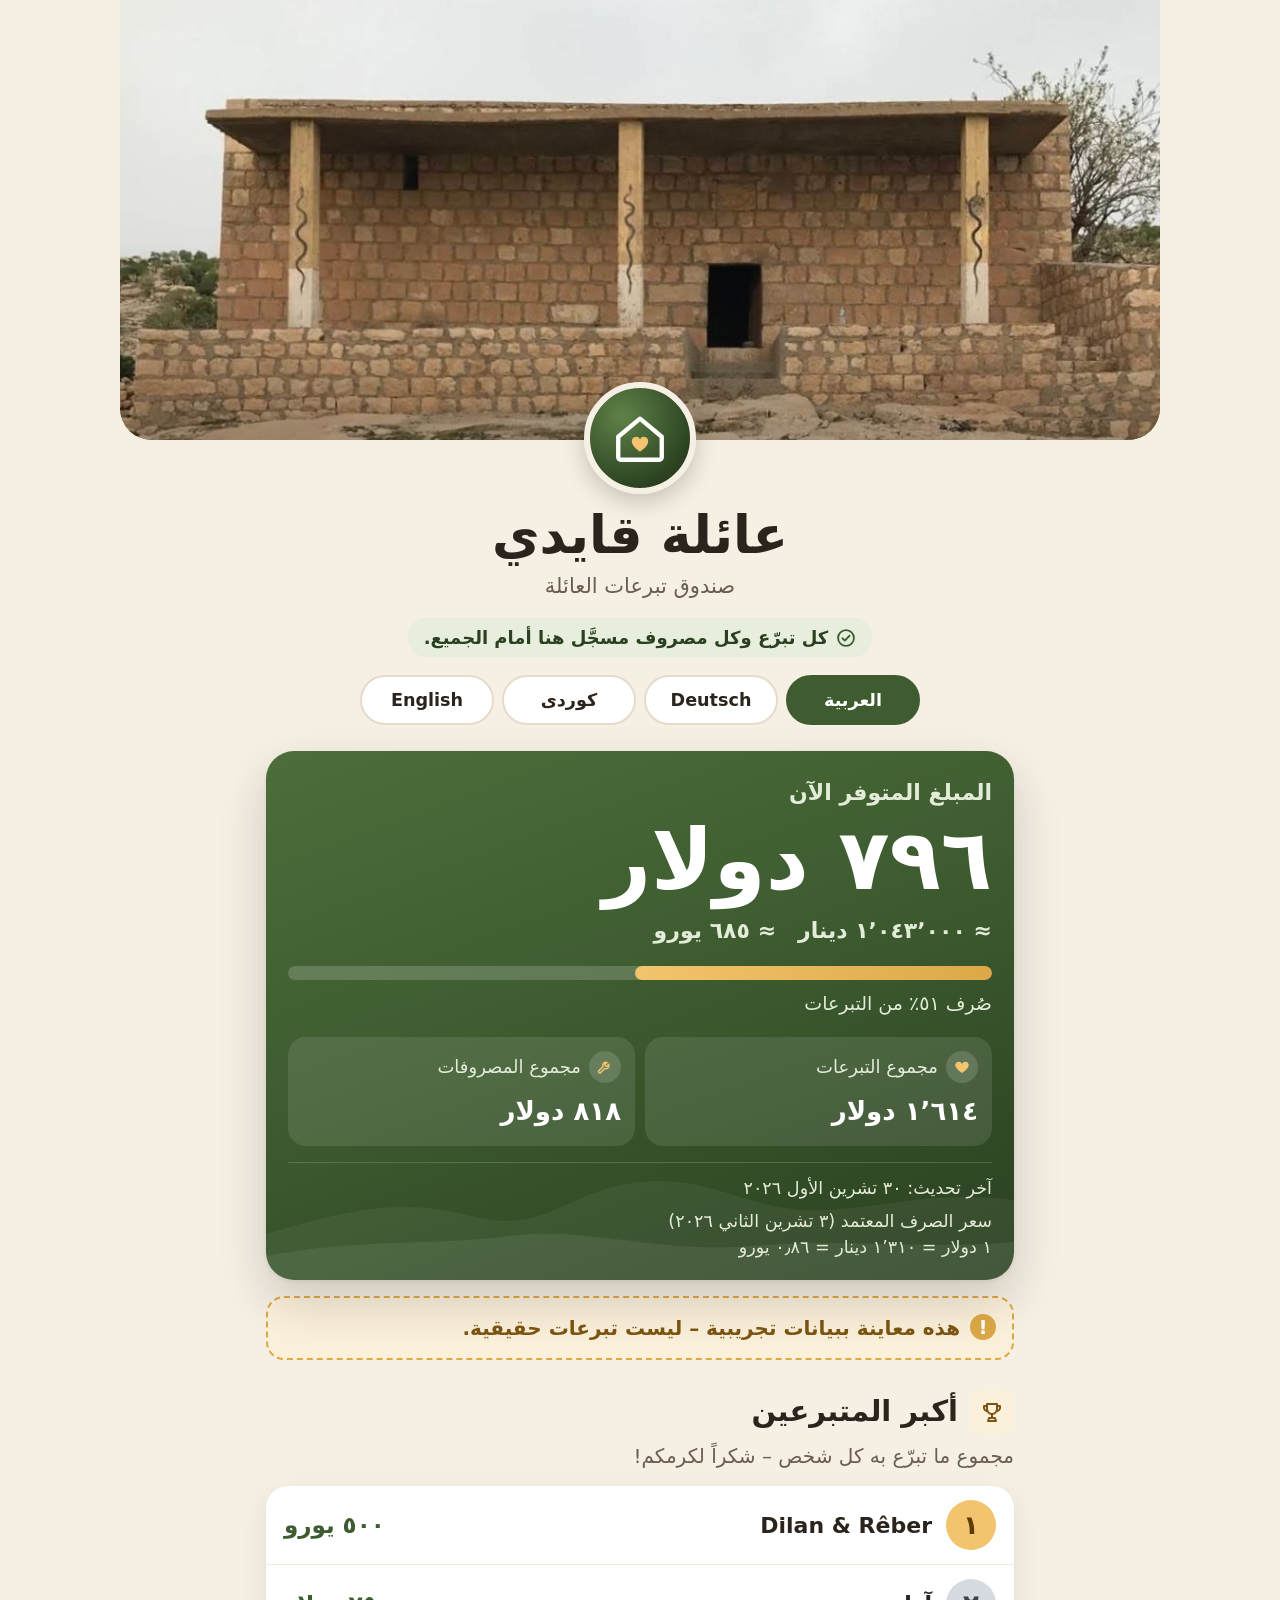
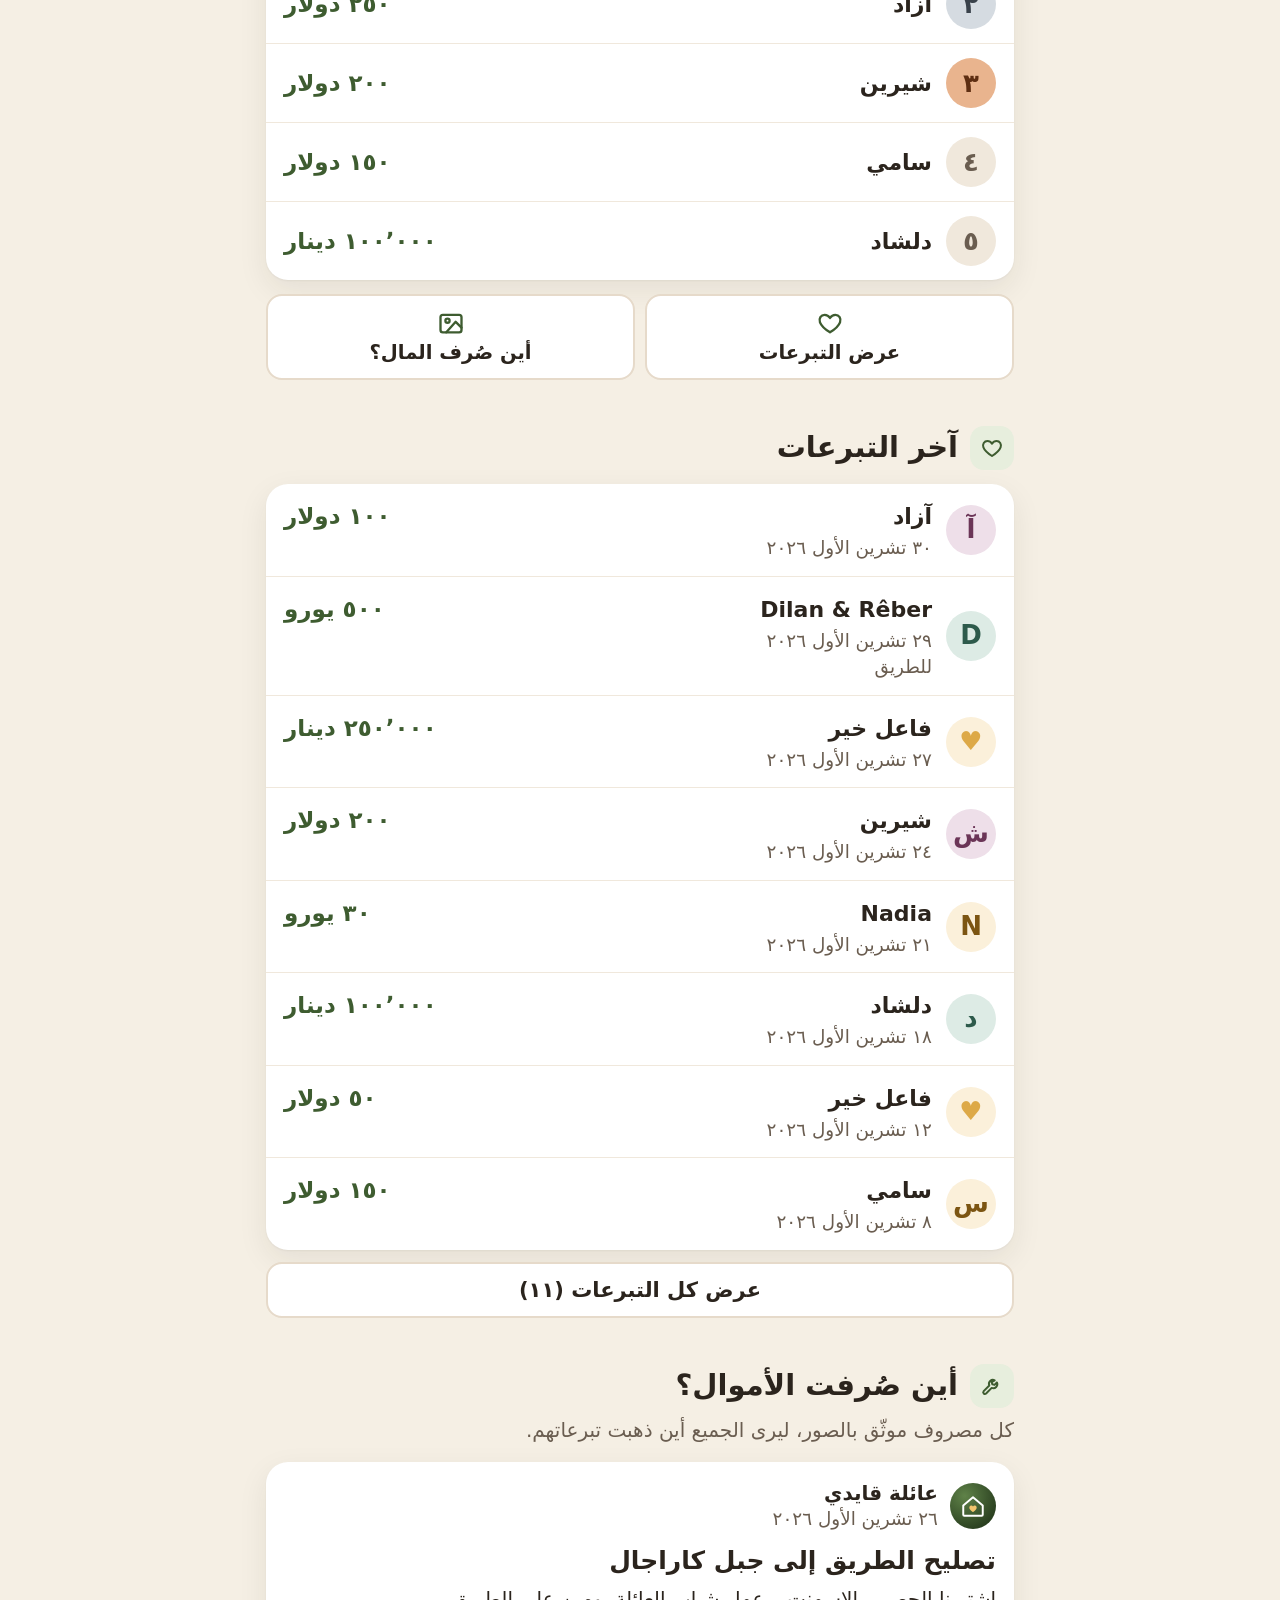
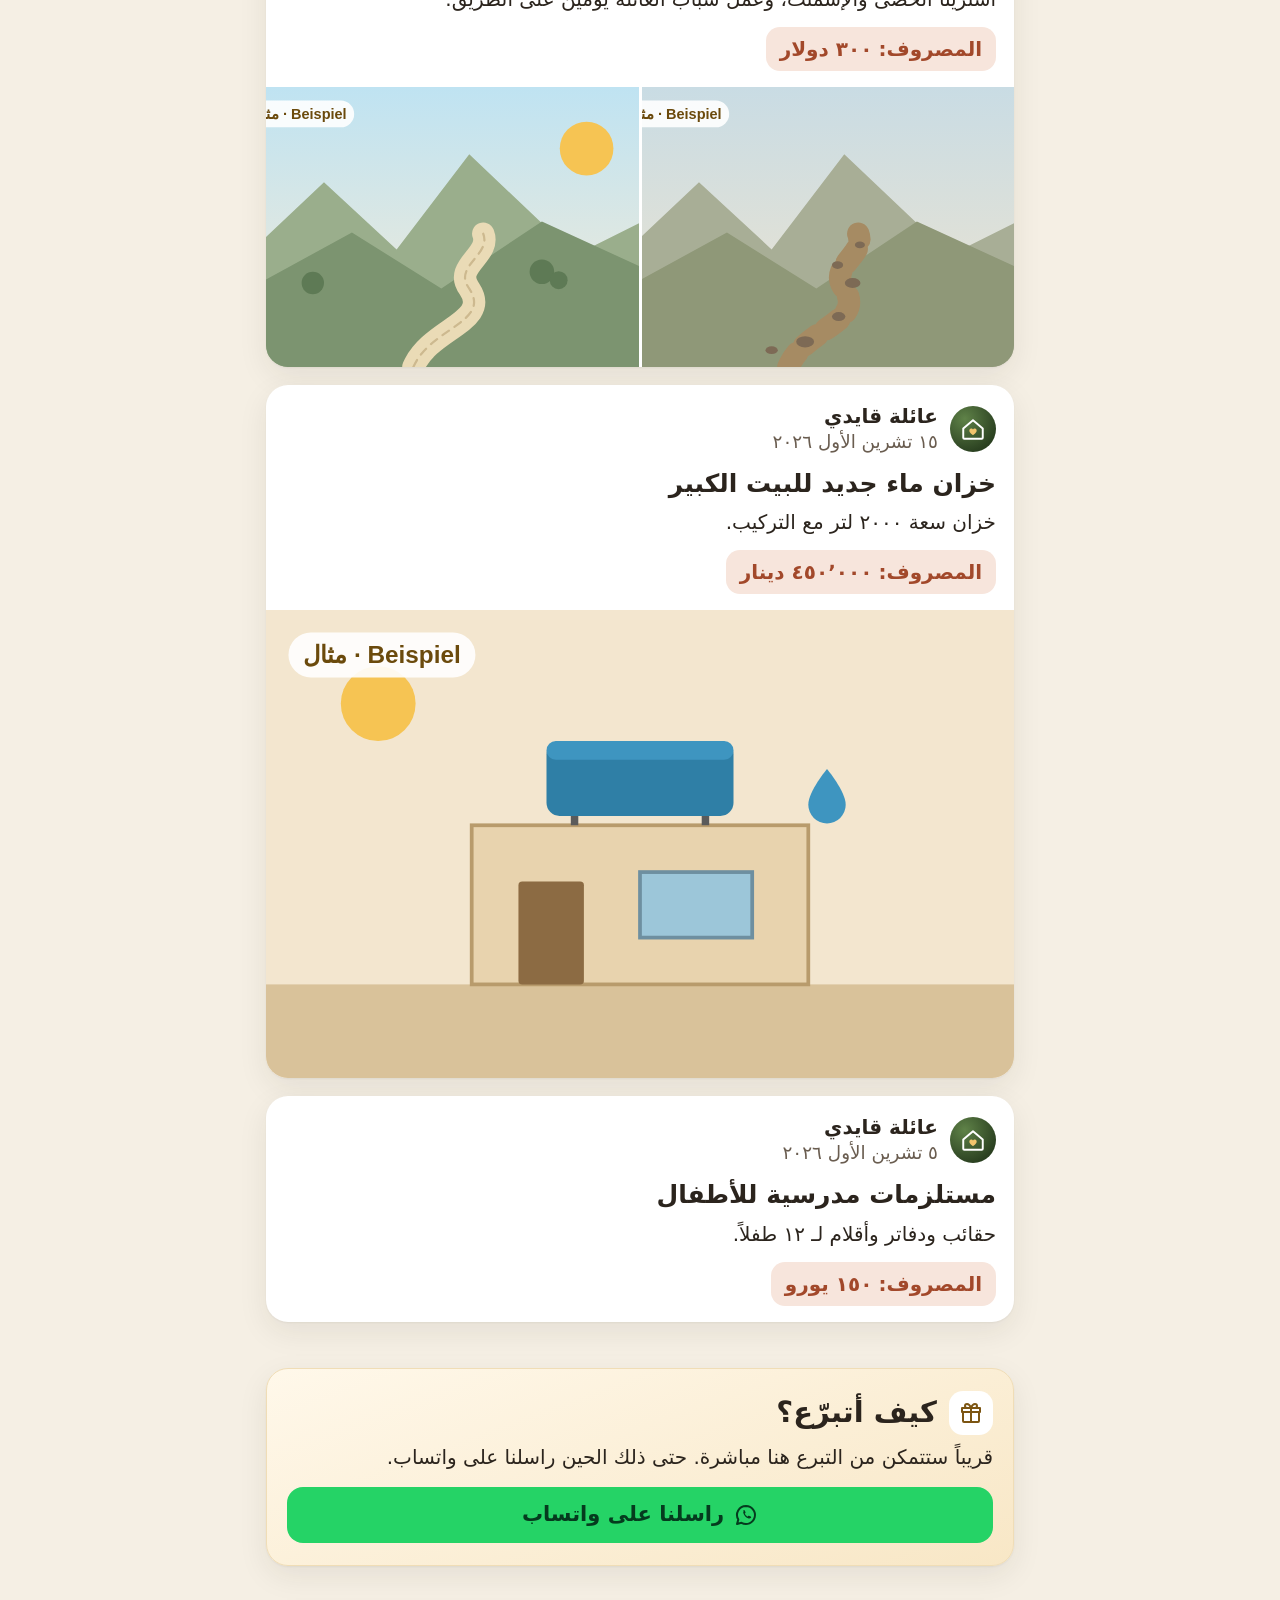
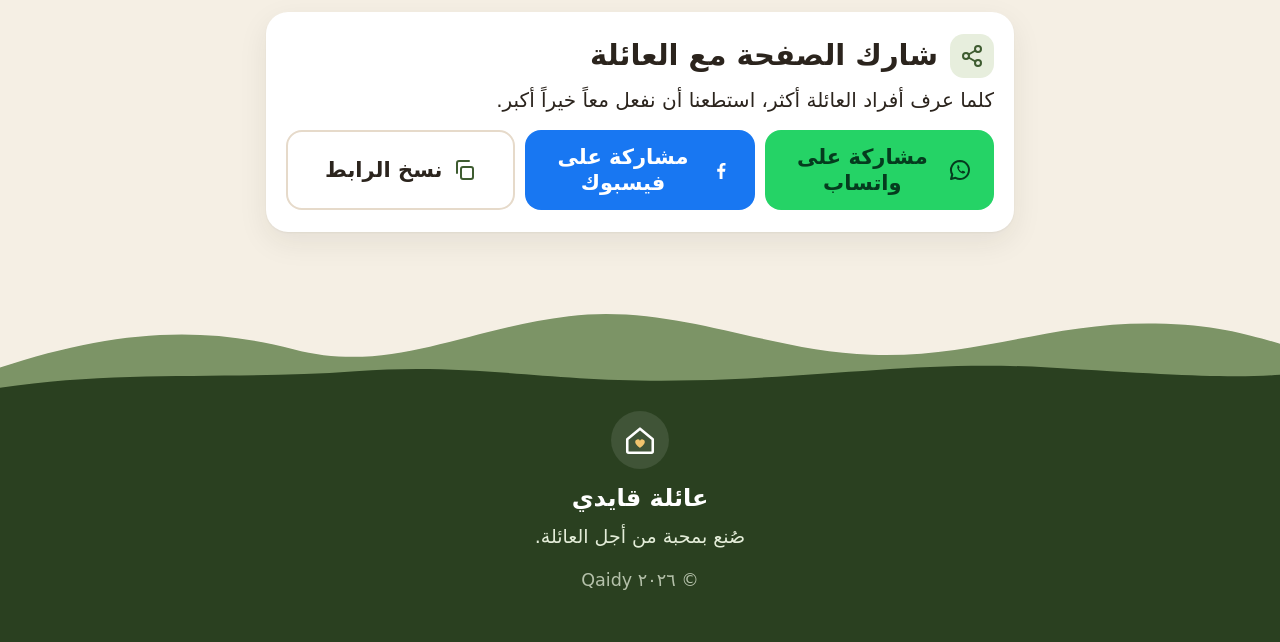
<file: index.html>
<!doctype html>
<html lang="ar" dir="rtl">
<head>
  <meta charset="utf-8">
  <meta name="viewport" content="width=device-width, initial-scale=1">
  <title>عائلة قايدي – صندوق التبرعات</title>
  <meta name="description" content="صندوق تبرعات عائلة قايدي: كم تبرّعنا، كم بقي، وأين صُرفت الأموال – بالصور.">
  <meta name="theme-color" content="#2A4020">
  <link rel="icon" href="assets/favicon.svg" type="image/svg+xml">
  <link rel="stylesheet" href="assets/style.css">

  <!-- Vorschau, wenn der Link auf WhatsApp oder Facebook geteilt wird -->
  <meta property="og:type" content="website">
  <meta property="og:site_name" content="Qaidy">
  <meta property="og:url" content="https://qaidy.de/">
  <meta property="og:title" content="عائلة قايدي – صندوق التبرعات">
  <meta property="og:description" content="كم تبرّعنا، كم بقي، وأين صُرفت الأموال – بالصور. Spendenkasse der Familie Qaidy.">
  <meta property="og:image" content="https://qaidy.de/bilder/vorschau.jpg">
  <meta property="og:image:width" content="1200">
  <meta property="og:image:height" content="630">
  <meta property="og:locale" content="ar_IQ">
  <meta name="twitter:card" content="summary_large_image">
</head>
<body>
  <a class="sprung" href="#inhalt" data-t="zumInhalt">الانتقال إلى المحتوى</a>

  <header class="kopf">
    <div class="titelbild">
      <img id="titelbild" src="bilder/karajal.jpg" alt="" width="1093" height="498" fetchpriority="high" onerror="this.remove()">
    </div>
    <div class="huelle">
      <span class="profil" aria-hidden="true">
        <svg viewBox="0 0 24 24" fill="none" stroke="currentColor" stroke-width="1.8" stroke-linecap="round" stroke-linejoin="round"><path d="M3 11.5 12 4l9 7.5V20a1 1 0 0 1-1 1H4a1 1 0 0 1-1-1z"/><path d="M12 17.6s-3.4-2-3.4-4.3a1.8 1.8 0 0 1 3.4-.8 1.8 1.8 0 0 1 3.4.8c0 2.3-3.4 4.3-3.4 4.3z" fill="#F2C46D" stroke="none"/></svg>
      </span>
      <h1 class="kopf-name" data-t="familie">عائلة قايدي</h1>
      <p class="kopf-unter" data-t="untertitel">صندوق تبرعات العائلة</p>
      <p class="kopf-vertrauen">
        <svg viewBox="0 0 24 24" fill="none" stroke="currentColor" stroke-width="2.2" stroke-linecap="round" stroke-linejoin="round" aria-hidden="true"><circle cx="12" cy="12" r="9.5"/><path d="m7.8 12.3 2.8 2.8 5.6-5.8"/></svg>
        <span data-t="vertrauen">كل تبرّع وكل مصروف مسجَّل هنا أمام الجميع.</span>
      </p>
      <nav class="sprachen" data-t-aria="sprache" aria-label="اختر اللغة">
        <button type="button" data-sprache="ar" lang="ar" dir="rtl">العربية</button>
        <button type="button" data-sprache="de" lang="de" dir="ltr">Deutsch</button>
        <button type="button" data-sprache="ku" lang="ku-Arab" dir="rtl">کوردی</button>
        <button type="button" data-sprache="en" lang="en" dir="ltr">English</button>
      </nav>
    </div>
  </header>

  <main id="inhalt" class="huelle">
    <section class="kasse" aria-labelledby="kasse-titel">
      <svg class="kasse-berge" viewBox="0 0 400 120" preserveAspectRatio="none" aria-hidden="true">
        <path d="M0 74C40 52 70 36 110 56s50-26 90-34 60 33 100 28 60-20 100-10v80H0z" fill="#fff" opacity=".05"/>
        <path d="M0 96c50-18 90-10 130-20s80 18 130 10 90 4 140-4v38H0z" fill="#fff" opacity=".07"/>
      </svg>
      <h2 class="kasse-titel" id="kasse-titel" data-t="verfuegbar">المبلغ المتوفر الآن</h2>
      <p class="kasse-betrag"><bdi id="verfuegbar">…</bdi></p>
      <p class="kasse-andere" id="verfuegbar-andere"></p>
      <div class="kasse-balken" aria-hidden="true"><span id="balken"></span></div>
      <p class="kasse-anteil" id="anteil"></p>
      <dl class="kasse-zahlen">
        <div class="zahl">
          <dt>
            <span class="zahl-zeichen" aria-hidden="true"><svg viewBox="0 0 24 24" fill="currentColor"><path d="M12 20s-7-4.4-8.6-8.6C2.2 8.2 4.2 5 7.4 5c1.9 0 3.6 1.1 4.6 2.7C13 6.1 14.7 5 16.6 5c3.2 0 5.2 3.2 4 6.4C19 15.6 12 20 12 20z"/></svg></span>
            <span data-t="gespendet">مجموع التبرعات</span>
          </dt>
          <dd><bdi id="summe-spenden">…</bdi></dd>
        </div>
        <div class="zahl">
          <dt>
            <span class="zahl-zeichen" aria-hidden="true"><svg viewBox="0 0 24 24" fill="none" stroke="currentColor" stroke-width="2" stroke-linecap="round" stroke-linejoin="round"><path d="M14.7 6.3a4 4 0 0 0-5.4 5.2l-5.6 5.6a1.7 1.7 0 0 0 2.4 2.4l5.6-5.6a4 4 0 0 0 5.2-5.4l-2.4 2.4-2.2-.6-.6-2.2z"/></svg></span>
            <span data-t="ausgegeben">مجموع المصروفات</span>
          </dt>
          <dd><bdi id="summe-ausgaben">…</bdi></dd>
        </div>
      </dl>
      <div class="kasse-fuss">
        <p id="stand"></p>
        <p id="kurs"></p>
      </div>
    </section>

    <p class="hinweis" id="beispiel-hinweis" data-t="beispielHinweis" hidden></p>

    <section class="top-spender" id="top-spender" aria-labelledby="top-titel" hidden>
      <h2 class="abschnitt-titel" id="top-titel">
        <span class="titel-zeichen titel-zeichen-gold" aria-hidden="true">
          <svg viewBox="0 0 24 24" fill="none" stroke="currentColor" stroke-width="2" stroke-linecap="round" stroke-linejoin="round"><path d="M7 4h10v5a5 5 0 0 1-10 0z"/><path d="M17 6h3v1.5a3.5 3.5 0 0 1-3.5 3.5M7 6H4v1.5A3.5 3.5 0 0 0 7.5 11"/><path d="M12 14v4"/><path d="M8 21h8l-1-3H9z"/></svg>
        </span>
        <span data-t="topTitel">أكبر المتبرعين</span>
      </h2>
      <p class="abschnitt-intro" data-t="topIntro"></p>
      <div class="liste-karte">
        <ol class="spenden-liste top-liste" id="top-liste"></ol>
      </div>
    </section>

    <nav class="schnell">
      <a class="knopf knopf-neutral" href="#spenden">
        <svg viewBox="0 0 24 24" fill="none" stroke="currentColor" stroke-width="2" stroke-linecap="round" stroke-linejoin="round" aria-hidden="true"><path d="M12 20s-7-4.4-8.6-8.6C2.2 8.2 4.2 5 7.4 5c1.9 0 3.6 1.1 4.6 2.7C13 6.1 14.7 5 16.6 5c3.2 0 5.2 3.2 4 6.4C19 15.6 12 20 12 20z"/></svg>
        <span data-t="zuSpenden">عرض التبرعات</span>
      </a>
      <a class="knopf knopf-neutral" href="#ausgaben">
        <svg viewBox="0 0 24 24" fill="none" stroke="currentColor" stroke-width="2" stroke-linecap="round" stroke-linejoin="round" aria-hidden="true"><rect x="3" y="5" width="18" height="15" rx="2"/><circle cx="9" cy="10" r="1.8"/><path d="m21 16-5-5-8 9"/></svg>
        <span data-t="zuAusgaben">أين صُرف المال؟</span>
      </a>
    </nav>

    <section class="abschnitt" id="spenden" aria-labelledby="spenden-titel">
      <h2 class="abschnitt-titel" id="spenden-titel">
        <span class="titel-zeichen" aria-hidden="true">
          <svg viewBox="0 0 24 24" fill="none" stroke="currentColor" stroke-width="2" stroke-linecap="round" stroke-linejoin="round"><path d="M12 20s-7-4.4-8.6-8.6C2.2 8.2 4.2 5 7.4 5c1.9 0 3.6 1.1 4.6 2.7C13 6.1 14.7 5 16.6 5c3.2 0 5.2 3.2 4 6.4C19 15.6 12 20 12 20z"/></svg>
        </span>
        <span data-t="letzteSpenden">آخر التبرعات</span>
      </h2>
      <div class="liste-karte">
        <ul class="spenden-liste" id="spenden-liste"></ul>
      </div>
      <button type="button" class="knopf knopf-neutral knopf-block" id="spenden-mehr" aria-controls="spenden-liste" hidden></button>
    </section>

    <section class="abschnitt" id="ausgaben" aria-labelledby="ausgaben-titel">
      <h2 class="abschnitt-titel" id="ausgaben-titel">
        <span class="titel-zeichen" aria-hidden="true">
          <svg viewBox="0 0 24 24" fill="none" stroke="currentColor" stroke-width="2" stroke-linecap="round" stroke-linejoin="round"><path d="M14.7 6.3a4 4 0 0 0-5.4 5.2l-5.6 5.6a1.7 1.7 0 0 0 2.4 2.4l5.6-5.6a4 4 0 0 0 5.2-5.4l-2.4 2.4-2.2-.6-.6-2.2z"/></svg>
        </span>
        <span data-t="ausgabenTitel">أين صُرفت الأموال؟</span>
      </h2>
      <p class="abschnitt-intro" data-t="ausgabenIntro"></p>
      <div class="beitraege" id="beitraege"></div>
    </section>

    <section class="abschnitt karte karte-warm" id="spenden-wie" aria-labelledby="wie-titel">
      <h2 class="abschnitt-titel" id="wie-titel">
        <span class="titel-zeichen" aria-hidden="true">
          <svg viewBox="0 0 24 24" fill="none" stroke="currentColor" stroke-width="2" stroke-linecap="round" stroke-linejoin="round"><path d="M4 11h16v9a1 1 0 0 1-1 1H5a1 1 0 0 1-1-1z"/><path d="M3 7h18v4H3z"/><path d="M12 7v14"/><path d="M12 7S10.5 3 8 3a2 2 0 0 0 0 4m4 0s1.5-4 4-4a2 2 0 0 1 0 4"/></svg>
        </span>
        <span data-t="spendenTitel">كيف أتبرّع؟</span>
      </h2>
      <div id="spenden-wie-inhalt"></div>
    </section>

    <section class="abschnitt karte" id="teilen" aria-labelledby="teilen-titel">
      <h2 class="abschnitt-titel" id="teilen-titel">
        <span class="titel-zeichen" aria-hidden="true">
          <svg viewBox="0 0 24 24" fill="none" stroke="currentColor" stroke-width="2" stroke-linecap="round" stroke-linejoin="round"><circle cx="18" cy="5" r="3"/><circle cx="6" cy="12" r="3"/><circle cx="18" cy="19" r="3"/><path d="m8.6 13.5 6.8 4M15.4 6.5l-6.8 4"/></svg>
        </span>
        <span data-t="teilenTitel">شارك الصفحة مع العائلة</span>
      </h2>
      <p data-t="teilenText"></p>
      <div class="knopf-reihe">
        <a class="knopf knopf-whatsapp" id="teilen-whatsapp" href="https://wa.me/" target="_blank" rel="noopener">
          <svg viewBox="0 0 24 24" aria-hidden="true"><path fill="none" stroke="currentColor" stroke-width="2" stroke-linejoin="round" d="M12 3a9 9 0 0 0-7.7 13.6L3 21l4.5-1.2A9 9 0 1 0 12 3z"/><path fill="currentColor" d="M9.1 7.6c.2-.4.4-.4.7-.4h.5c.2 0 .4 0 .5.4l.7 1.7c.1.3 0 .5-.1.7l-.5.6c-.1.1-.2.3 0 .5.5.9 1.3 1.7 2.3 2.3.2.1.4.1.5 0l.6-.6c.2-.2.4-.2.7-.1l1.7.7c.3.1.4.3.4.5v.5c0 .3 0 .5-.4.7-.5.4-1.3.6-2 .4-2.6-.7-4.7-2.8-5.4-5.4-.2-.7 0-1.5.4-2z"/></svg>
          <span data-t="teilenWhatsapp">مشاركة على واتساب</span>
        </a>
        <a class="knopf knopf-facebook" id="teilen-facebook" href="https://www.facebook.com/" target="_blank" rel="noopener">
          <svg viewBox="0 0 24 24" aria-hidden="true"><path fill="currentColor" d="M13.5 21v-7.3h2.5l.4-2.9h-2.9V9c0-.8.3-1.4 1.5-1.4h1.5V5c-.3 0-1.2-.1-2.2-.1-2.2 0-3.7 1.3-3.7 3.8v2.1H8.2v2.9h2.4V21z"/></svg>
          <span data-t="teilenFacebook">مشاركة على فيسبوك</span>
        </a>
        <button type="button" class="knopf knopf-neutral" id="link-kopieren">
          <svg viewBox="0 0 24 24" fill="none" stroke="currentColor" stroke-width="2" stroke-linecap="round" stroke-linejoin="round" aria-hidden="true"><rect x="9" y="9" width="12" height="12" rx="2"/><path d="M5 15V5a2 2 0 0 1 2-2h10"/></svg>
          <span data-t="linkKopieren">نسخ الرابط</span>
        </button>
      </div>
      <p class="status" id="teilen-status" role="status" aria-live="polite"></p>
    </section>
  </main>

  <footer class="fuss">
    <svg class="fuss-berge" viewBox="0 0 1440 120" preserveAspectRatio="none" aria-hidden="true">
      <path d="M0 78c120-38 220-48 330-20s190-22 310-36 220 38 340 42 200-36 320-34c70 1 110 14 140 22v68H0z" fill="#7C9466"/>
      <path d="M0 100c140-20 260-8 400-18s220 14 380 10 260-22 400-14 200 12 260 8v34H0z" fill="#2A4020"/>
    </svg>
    <div class="fuss-inhalt">
      <div class="huelle">
        <span class="fuss-logo" aria-hidden="true">
          <svg viewBox="0 0 24 24" fill="none" stroke="currentColor" stroke-width="1.8" stroke-linecap="round" stroke-linejoin="round"><path d="M3 11.5 12 4l9 7.5V20a1 1 0 0 1-1 1H4a1 1 0 0 1-1-1z"/><path d="M12 17.6s-3.4-2-3.4-4.3a1.8 1.8 0 0 1 3.4-.8 1.8 1.8 0 0 1 3.4.8c0 2.3-3.4 4.3-3.4 4.3z" fill="#F2C46D" stroke="none"/></svg>
        </span>
        <p class="fuss-name" data-t="familie">عائلة قايدي</p>
        <p data-t="fusszeile">صُنع بمحبة من أجل العائلة.</p>
        <p class="fuss-klein">© <span id="jahr"></span> Qaidy</p>
      </div>
    </div>
  </footer>

  <dialog class="betrachter" id="bildbetrachter">
    <div class="betrachter-rahmen">
      <div class="betrachter-leiste">
        <span class="betrachter-zaehler" id="betrachter-zaehler"></span>
        <button type="button" class="betrachter-knopf" id="betrachter-zu" data-t-aria="schliessen" aria-label="إغلاق">✕</button>
      </div>
      <figure class="betrachter-flaeche">
        <img id="betrachter-bild" alt="">
        <figcaption id="betrachter-text"></figcaption>
      </figure>
      <div class="betrachter-leiste">
        <button type="button" class="betrachter-knopf" id="betrachter-zurueck" data-t="zurueck">السابق</button>
        <button type="button" class="betrachter-knopf" id="betrachter-weiter" data-t="weiter">التالي</button>
      </div>
    </div>
  </dialog>

  <noscript><p class="huelle">يرجى تفعيل JavaScript لعرض الصفحة. · Bitte JavaScript aktivieren.</p></noscript>

  <script src="daten.js"></script>
  <script src="assets/texte.js"></script>
  <script src="assets/app.js"></script>
</body>
</html>
</file>
<file: assets/style.css>
/* =====================================================================
   Qaidy – Gestaltung
   Warme Farben wie der Stein und die Olivenbäume am Karajal-Berg.
   Große Schrift, kräftige Kontraste, große Knöpfe: gut lesbar auch für
   ältere Menschen und auf kleinen Handys. Die Farben stehen ganz oben.
   ===================================================================== */

:root {
  --bg: #F5EFE4;
  --flaeche: #FFFFFF;
  --text: #2B241D;
  --leise: #6A5D50;
  --rand: #E6DACA;
  --rand-hell: #F0E8DC;
  --oliv: #3E5C30;
  --oliv-dunkel: #2A4020;
  --oliv-hell: #E7EEDD;
  --auf-oliv: #E3ECD8;
  --ocker: #DDA947;
  --ocker-text: #7C5512;
  --ocker-hell: #FBF0DA;
  --terrakotta: #A2482A;
  --terrakotta-hell: #F7E5DC;
  --whatsapp: #25D366;
  --whatsapp-text: #053B1E;
  --facebook: #1877F2;
  --fokus: #DDA947;
  --schatten: 0 1px 2px rgba(43, 36, 29, 0.05), 0 10px 30px rgba(43, 36, 29, 0.08);
  --schatten-gross: 0 2px 4px rgba(43, 36, 29, 0.06), 0 22px 48px rgba(43, 36, 29, 0.18);
  --radius: 22px;
  --schrift: system-ui, -apple-system, "Segoe UI", Roboto, "Noto Sans", Tahoma, Arial, sans-serif;
  --schrift-arabisch: "Segoe UI", system-ui, -apple-system, "Noto Sans Arabic", "Noto Naskh Arabic", Tahoma, sans-serif;
  color-scheme: light;
}

*, *::before, *::after { box-sizing: border-box; }
[hidden] { display: none !important; }

html {
  font-size: 112.5%; /* 18 px */
  -webkit-text-size-adjust: 100%;
  text-size-adjust: 100%;
  scroll-behavior: smooth;
}
html[dir="rtl"] { font-size: 125%; } /* 20 px – arabische Schrift wirkt bei gleicher Größe kleiner */

body {
  margin: 0;
  background: var(--bg);
  color: var(--text);
  font-family: var(--schrift);
  line-height: 1.6;
}
:lang(ar), :lang(ku) { font-family: var(--schrift-arabisch); }

img { max-width: 100%; height: auto; }
a { color: var(--oliv); }
:focus-visible { outline: 3px solid var(--fokus); outline-offset: 3px; }
bdi { unicode-bidi: isolate; }
svg { flex: none; }

.huelle { width: 100%; max-width: 780px; margin-inline: auto; padding-inline: 16px; }

.sprung { position: absolute; inset-inline-start: 12px; top: -100px; z-index: 10; padding: 10px 16px; border-radius: 12px; background: var(--oliv-dunkel); color: #fff; }
.sprung:focus { top: 12px; }

/* ---------- Kopf: Titelbild und rundes Familienzeichen wie bei Facebook ---------- */
.kopf { text-align: center; }

.titelbild {
  position: relative;
  width: 100%;
  max-width: 1040px;
  max-height: 440px;
  aspect-ratio: 2.2 / 1;
  margin-inline: auto;
  overflow: hidden;
  /* Ersatz, falls kein Foto da ist: Berge */
  background: #CFDABF url("data:image/svg+xml,%3Csvg xmlns='http://www.w3.org/2000/svg' viewBox='0 0 1100 500' preserveAspectRatio='xMidYMax slice'%3E%3Cpath d='M0 330C150 250 250 200 380 260s180-80 320-110 200 80 400 50v260H0z' fill='%23869E6C'/%3E%3Cpath d='M0 400c180-60 300-40 450-80s250 60 410 20 180-20 240-20v180H0z' fill='%234F6E3D'/%3E%3C/svg%3E") center bottom / cover no-repeat;
}
.titelbild img { position: absolute; inset: 0; width: 100%; height: 100%; object-fit: cover; object-position: center 45%; }
.titelbild::after { content: ""; position: absolute; inset: 0; background: linear-gradient(to top, rgba(28, 22, 14, 0.38), rgba(28, 22, 14, 0) 45%); pointer-events: none; }
@media (min-width: 1040px) { .titelbild { border-radius: 0 0 32px 32px; } }

.profil {
  position: relative;
  z-index: 1;
  display: grid;
  place-items: center;
  width: 112px;
  height: 112px;
  margin: -58px auto 0;
  border: 6px solid var(--bg);
  border-radius: 50%;
  background: radial-gradient(circle at 32% 28%, #5F8248, var(--oliv-dunkel) 75%);
  color: #fff;
  box-shadow: 0 8px 22px rgba(43, 36, 29, 0.22);
}
.profil svg { width: 58px; height: 58px; }

.kopf-name { margin: 10px 0 0; font-size: clamp(1.85rem, 7.5vw, 2.6rem); font-weight: 800; line-height: 1.2; }
.kopf-unter { margin: 4px 0 0; color: var(--leise); font-size: 1.05rem; }
.kopf-vertrauen { display: inline-flex; align-items: center; gap: 8px; margin: 14px 0 0; padding: 7px 16px; border-radius: 18px; background: var(--oliv-hell); color: var(--oliv-dunkel); font-size: 0.9rem; font-weight: 700; line-height: 1.4; }
.kopf-vertrauen svg { width: 20px; height: 20px; color: var(--oliv); }

.sprachen { display: grid; grid-template-columns: repeat(4, 1fr); gap: 8px; max-width: 560px; margin: 18px auto 0; }
.sprachen button { min-height: 50px; padding: 6px 4px; border: 2px solid var(--rand); border-radius: 999px; background: var(--flaeche); color: var(--text); font: inherit; font-size: 0.88rem; font-weight: 700; cursor: pointer; transition: background-color 0.15s, border-color 0.15s, color 0.15s; }
.sprachen button:hover { border-color: var(--oliv); }
.sprachen button[aria-pressed="true"] { border-color: var(--oliv); background: var(--oliv); color: #fff; }
@media (max-width: 360px) { .sprachen { grid-template-columns: repeat(2, 1fr); } }

/* ---------- Kassenstand ---------- */
.kasse {
  position: relative;
  overflow: hidden;
  margin-top: 26px;
  padding: 24px 22px 20px;
  border-radius: 28px;
  background: linear-gradient(160deg, #4B6E3B 0%, var(--oliv) 45%, var(--oliv-dunkel) 100%);
  color: #fff;
  box-shadow: var(--schatten-gross);
}
.kasse > * { position: relative; }
.kasse > .kasse-berge { position: absolute; inset-inline: 0; bottom: 0; width: 100%; height: 120px; pointer-events: none; }
.kasse-titel { margin: 0; color: var(--auf-oliv); font-size: 1.1rem; font-weight: 700; }
.kasse-betrag { margin: 2px 0 0; font-size: clamp(2.6rem, 13vw, 4.2rem); font-weight: 800; line-height: 1.15; }
.kasse-andere { display: flex; flex-wrap: wrap; gap: 2px 22px; margin: 4px 0 18px; color: var(--auf-oliv); font-size: 1.1rem; font-weight: 700; }
.kasse-balken { height: 14px; overflow: hidden; border-radius: 99px; background: rgba(255, 255, 255, 0.18); }
.kasse-balken span { display: block; width: 0; height: 100%; border-radius: inherit; background: linear-gradient(90deg, #F2C46D, var(--ocker)); transition: width 0.9s cubic-bezier(0.2, 0.7, 0.2, 1); }
.kasse-anteil { margin: 8px 0 18px; color: var(--auf-oliv); font-size: 0.95rem; }
.kasse-zahlen { display: grid; grid-template-columns: 1fr 1fr; gap: 10px; margin: 0; }
.zahl { padding: 14px; border-radius: 18px; background: rgba(255, 255, 255, 0.1); }
.zahl dt { display: flex; align-items: center; gap: 8px; color: var(--auf-oliv); font-size: 0.9rem; line-height: 1.3; }
.zahl-zeichen { display: grid; place-items: center; width: 32px; height: 32px; border-radius: 50%; background: rgba(255, 255, 255, 0.14); color: #F2C46D; }
.zahl-zeichen svg { width: 18px; height: 18px; }
.zahl dd { margin: 8px 0 0; font-size: 1.3rem; font-weight: 800; }
.kasse-fuss { margin-top: 16px; padding-top: 12px; border-top: 1px solid rgba(255, 255, 255, 0.16); color: var(--auf-oliv); font-size: 0.88rem; line-height: 1.5; }
.kasse-fuss p { margin: 0; }
.kasse-fuss p + p { margin-top: 6px; }

/* ---------- Hinweis (Beispieldaten / Fehler) ---------- */
.hinweis { display: flex; gap: 10px; align-items: flex-start; margin: 16px 0 0; padding: 14px 16px; border: 2px dashed var(--ocker); border-radius: 18px; background: var(--ocker-hell); color: var(--ocker-text); font-weight: 700; }
.hinweis::before { content: "!"; flex: none; display: grid; place-items: center; width: 26px; height: 26px; margin-top: 2px; border-radius: 50%; background: var(--ocker); color: #fff; font-weight: 800; line-height: 1; }

/* ---------- Schnellwahl ---------- */
.schnell { display: grid; grid-template-columns: 1fr 1fr; gap: 10px; margin-top: 14px; }
.schnell .knopf { flex-direction: column; gap: 4px; min-height: 86px; padding: 12px 10px; font-size: 0.98rem; }
.schnell .knopf svg { width: 28px; height: 28px; color: var(--oliv); }

/* ---------- Abschnitte ---------- */
.abschnitt { margin-top: 46px; }
.abschnitt-titel { display: flex; align-items: center; gap: 12px; margin: 0 0 6px; font-size: 1.45rem; line-height: 1.3; }
.titel-zeichen { display: grid; place-items: center; width: 44px; height: 44px; border-radius: 14px; background: var(--oliv-hell); color: var(--oliv); }
.titel-zeichen svg { width: 24px; height: 24px; }
.abschnitt-intro { margin: 0 0 16px; color: var(--leise); }
.karte { padding: 22px 20px; border-radius: var(--radius); background: var(--flaeche); box-shadow: var(--schatten); }
.karte p { margin: 0 0 14px; }
.karte-warm { border: 1px solid #F0DDB6; background: linear-gradient(160deg, #FFF8EA, #F8E7C6); }
.karte-warm .titel-zeichen { background: var(--flaeche); color: var(--ocker-text); }
.leer { padding: 20px; border-radius: var(--radius); background: var(--flaeche); color: var(--leise); text-align: center; }

/* ---------- Spendenliste ---------- */
.liste-karte { overflow: hidden; margin-top: 14px; border-radius: var(--radius); background: var(--flaeche); box-shadow: var(--schatten); }
.spenden-liste { margin: 0; padding: 0; list-style: none; }
.spende { display: flex; align-items: center; gap: 14px; padding: 14px 18px; }
.spende + .spende { border-top: 1px solid var(--rand-hell); }
.avatar { flex: none; display: grid; place-items: center; width: 50px; height: 50px; border-radius: 50%; font-size: 1.3rem; font-weight: 800; }
.farbe-0 { background: #E7EEDD; color: #3E5C30; }
.farbe-1 { background: #F7E5DC; color: #8E3B22; }
.farbe-2 { background: #FBF0DA; color: #7C5512; }
.farbe-3 { background: #DDEBE5; color: #2D5A4B; }
.farbe-4 { background: #EEDFE9; color: #6B3557; }
.avatar-anonym { background: var(--ocker-hell); color: var(--ocker); }
.spende-text { flex: 1; min-width: 0; display: flex; flex-direction: column; }
/* Name und Betrag in einer Zeile – wird es zu eng, rutscht der Betrag darunter */
.spende-zeile { display: flex; flex-wrap: wrap; align-items: baseline; gap: 0 12px; }
.spende-name { min-width: 0; font-size: 1.1rem; font-weight: 700; line-height: 1.35; overflow-wrap: break-word; }
.spende-betrag { margin-inline-start: auto; color: var(--oliv); font-size: 1.15rem; font-weight: 800; white-space: nowrap; }
.spende-klein { color: var(--leise); font-size: 0.92rem; line-height: 1.45; }
.spenden-liste .leer { border-radius: 0; }
#spenden-mehr { margin-top: 12px; }

/* ---------- Größte Spender ---------- */
.top-spender { margin-top: 30px; }
.top-spender .abschnitt-intro { margin-bottom: 0; }
.titel-zeichen-gold { background: var(--ocker-hell); color: var(--ocker-text); }
/* Große Platznummer statt Anfangsbuchstabe – 1 bis 3 wie Gold, Silber und Bronze */
.rang { background: var(--rand-hell); color: var(--leise); }
.rang-1 { background: #F2C46D; color: #5C3D00; }
.rang-2 { background: #D5DBE1; color: #39414A; }
.rang-3 { background: #E9B48E; color: #5E2E12; }

/* ---------- Ausgaben ---------- */
.beitraege { display: grid; gap: 18px; }
.beitrag { overflow: hidden; border-radius: var(--radius); background: var(--flaeche); box-shadow: var(--schatten); }
.beitrag-inhalt { padding: 18px 18px 16px; }
.beitrag-kopf { display: flex; align-items: center; gap: 12px; margin-bottom: 12px; }
.beitrag-zeichen { display: grid; place-items: center; width: 46px; height: 46px; border-radius: 50%; background: radial-gradient(circle at 32% 28%, #5F8248, var(--oliv-dunkel) 75%); color: #fff; }
.beitrag-zeichen svg { width: 26px; height: 26px; }
.beitrag-wer { display: flex; flex-direction: column; line-height: 1.35; }
.beitrag-datum { color: var(--leise); font-size: 0.92rem; }
.beitrag h3 { margin: 0 0 6px; font-size: 1.25rem; line-height: 1.35; }
.beitrag p { margin: 0 0 12px; }
.beitrag .beitrag-betrag { margin: 0; }
.betrag-aus { display: inline-flex; flex-wrap: wrap; gap: 0 6px; padding: 6px 14px; border-radius: 14px; background: var(--terrakotta-hell); color: var(--terrakotta); font-weight: 800; }

.fotos { display: grid; gap: 3px; }
.fotos-1 { grid-template-columns: 1fr; }
.fotos-2, .fotos-3, .fotos-4 { grid-template-columns: 1fr 1fr; }
.fotos-3 .foto:first-child { grid-column: 1 / -1; }
.foto { position: relative; display: block; width: 100%; aspect-ratio: 4 / 3; overflow: hidden; padding: 0; border: 0; background: var(--rand-hell); cursor: zoom-in; }
.fotos-1 .foto, .fotos-3 .foto:first-child { aspect-ratio: 16 / 10; }
.foto img { display: block; width: 100%; height: 100%; object-fit: cover; transition: transform 0.4s ease; }
.foto:hover img { transform: scale(1.03); }
.foto-mehr { position: absolute; inset: 0; display: grid; place-items: center; background: rgba(0, 0, 0, 0.45); color: #fff; font-size: 1.8rem; font-weight: 800; }

/* ---------- Knöpfe ---------- */
.knopf { display: inline-flex; align-items: center; justify-content: center; gap: 10px; min-height: 56px; padding: 12px 20px; border: 2px solid transparent; border-radius: 16px; font: inherit; font-size: 1.05rem; font-weight: 800; line-height: 1.25; text-align: center; text-decoration: none; cursor: pointer; transition: filter 0.15s, transform 0.15s; }
.knopf svg { width: 24px; height: 24px; }
.knopf:hover { filter: brightness(0.96); }
.knopf:active { transform: translateY(1px); }
.knopf-block { display: flex; width: 100%; }
.knopf-block + .knopf-block { margin-top: 10px; }
.knopf-oliv { background: var(--oliv); color: #fff; }
.knopf-whatsapp { background: var(--whatsapp); color: var(--whatsapp-text); }
.knopf-facebook { background: var(--facebook); color: #fff; }
.knopf-neutral { border-color: var(--rand); background: var(--flaeche); color: var(--text); }
.knopf-neutral svg { color: var(--oliv); }
.knopf-klein { min-height: 44px; padding: 6px 14px; font-size: 0.95rem; }
.knopf-reihe { display: grid; gap: 10px; }
@media (min-width: 640px) { .knopf-reihe { grid-template-columns: repeat(3, 1fr); } }
.status { min-height: 1.6em; margin: 10px 0 0; color: var(--oliv); font-weight: 700; }
.status:empty { min-height: 0; margin: 0; }
.karte .mit-abstand { margin-top: 16px; }

/* ---------- Bankverbindung ---------- */
.konto { display: grid; gap: 10px; margin: 0 0 14px; }
.konto-zeile { padding: 12px 14px; border-radius: 14px; background: var(--flaeche); }
.konto-zeile dt { color: var(--leise); font-size: 0.92rem; }
.konto-zeile dd { display: flex; flex-wrap: wrap; align-items: center; gap: 8px 12px; margin: 2px 0 0; }
.konto-wert { font-size: 1.1rem; font-weight: 800; letter-spacing: 0.03em; direction: ltr; }
.konto-zeile .knopf-klein { margin-inline-start: auto; }

/* ---------- Fußzeile mit Bergen ---------- */
.fuss { margin-top: 64px; color: var(--auf-oliv); font-size: 0.95rem; text-align: center; }
.fuss-berge { display: block; width: 100%; height: 70px; }
@media (min-width: 700px) { .fuss-berge { height: 110px; } }
.fuss-inhalt { margin-top: -1px; padding: 6px 0 44px; background: var(--oliv-dunkel); }
.fuss-logo { display: inline-grid; place-items: center; width: 58px; height: 58px; border-radius: 50%; background: rgba(255, 255, 255, 0.1); color: #fff; }
.fuss-logo svg { width: 34px; height: 34px; }
.fuss p { margin: 4px 0; }
.fuss-name { margin-top: 10px !important; color: #fff; font-size: 1.2rem; font-weight: 800; }
.fuss-klein { margin-top: 14px !important; opacity: 0.75; font-size: 0.88rem; }

/* ---------- Bildbetrachter ---------- */
.betrachter { width: 100%; max-width: 100%; height: 100%; max-height: 100%; margin: 0; padding: 0; border: 0; background: #16120D; color: #fff; }
.betrachter::backdrop { background: rgba(22, 18, 13, 0.94); }
.betrachter-rahmen { display: flex; flex-direction: column; height: 100%; }
.betrachter-leiste { display: flex; align-items: center; justify-content: space-between; gap: 12px; padding: 12px 14px; }
.betrachter-flaeche { flex: 1; min-height: 0; display: flex; flex-direction: column; align-items: center; justify-content: center; margin: 0; padding: 0 10px; }
.betrachter-flaeche img { max-width: 100%; max-height: calc(100vh - 200px); object-fit: contain; border-radius: 8px; }
.betrachter-flaeche figcaption { padding: 10px 6px 0; font-size: 1.05rem; text-align: center; }
.betrachter-knopf { min-width: 54px; min-height: 54px; padding: 0 20px; border: 0; border-radius: 16px; background: rgba(255, 255, 255, 0.16); color: #fff; font: inherit; font-size: 1.05rem; font-weight: 800; cursor: pointer; }
.betrachter-knopf:hover { background: rgba(255, 255, 255, 0.26); }
.betrachter-zaehler { font-weight: 700; }

/* ---------- Fehlerseite (404) ---------- */
.unterseite main { margin-block: 24px; }
.unterseite h1 { margin-top: 0; font-size: 1.6rem; }
.fehler-seite { margin-top: 12vh; text-align: center; }
.fehler-seite .profil { margin: 0 auto 8px; }

@media (prefers-reduced-motion: reduce) {
  html { scroll-behavior: auto; }
  *, *::before, *::after { transition: none !important; }
}
</file>
